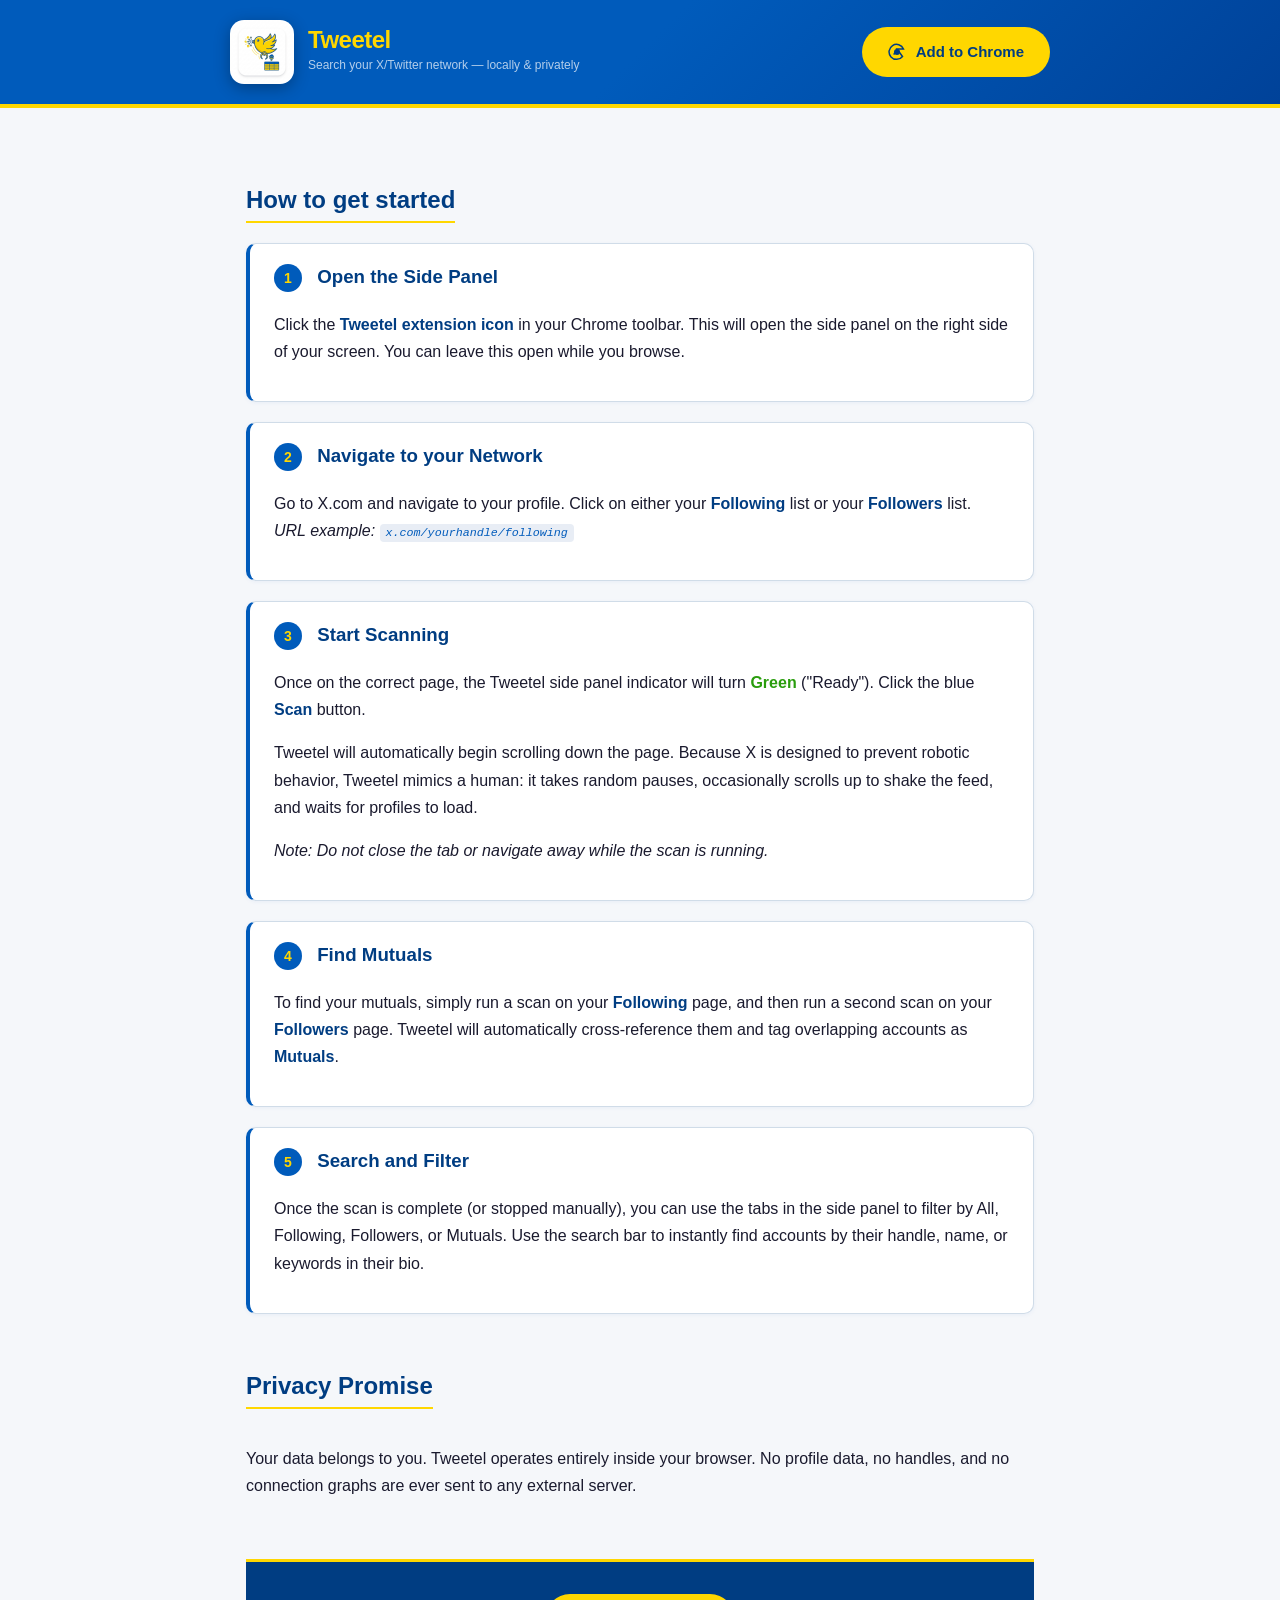
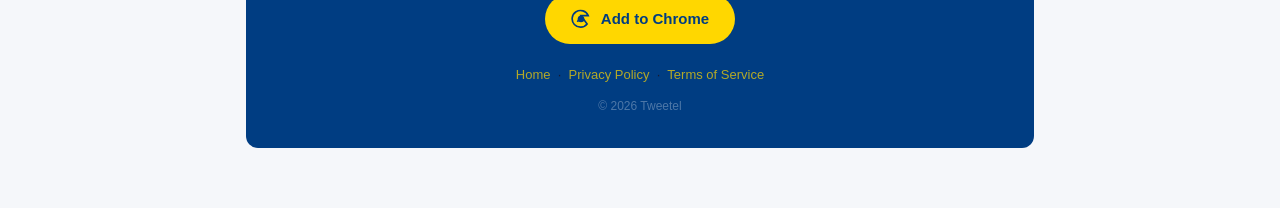
<file: docs/index.html>
<!doctype html>
<html lang="en">
    <head>
        <meta charset="UTF-8" />
        <meta name="viewport" content="width=device-width, initial-scale=1.0" />
        <title>Tweetel - Search your X/Twitter network</title>
        <link rel="stylesheet" href="app.css" />
    </head>
    <body>
        <header class="site-header">
            <div class="site-header-inner">
                <a href="index.html" class="header-brand">
                    <img src="logo.png" alt="Tweetel logo" class="logo" />
                    <div class="brand-text">
                        <span class="brand-name">Tweetel</span>
                        <span class="brand-tagline">Search your X/Twitter network — locally &amp; privately</span>
                    </div>
                </a>
                <div class="header-cta">
                    <a class="btn-chrome" href="https://chromewebstore.google.com/detail/ngpiafpkocjniaplkankoepaknkbeeci" target="_blank" rel="noopener">
                        <svg width="18" height="18" viewBox="0 0 24 24" fill="none" xmlns="http://www.w3.org/2000/svg">
                            <circle cx="12" cy="12" r="4" fill="#003d82"/>
                            <path d="M12 8h8.66a10 10 0 1 0-1.34 9.93L12 8z" fill="none" stroke="#003d82" stroke-width="2"/>
                            <path d="M12 8l-4.33 7.5" stroke="#003d82" stroke-width="2"/>
                        </svg>
                        Add to Chrome
                    </a>
                </div>
            </div>
        </header>

        <div class="page-wrapper">
            <h2>How to get started</h2>

            <div class="step">
                <h3><span class="step-number">1</span> Open the Side Panel</h3>
                <p>
                    Click the <strong>Tweetel extension icon</strong> in your Chrome
                    toolbar. This will open the side panel on the right side of your
                    screen. You can leave this open while you browse.
                </p>
            </div>

            <div class="step">
                <h3><span class="step-number">2</span> Navigate to your Network</h3>
                <p>
                    Go to X.com and navigate to your profile. Click on either your
                    <strong>Following</strong> list or your
                    <strong>Followers</strong> list.<br />
                    <em>URL example: <code>x.com/yourhandle/following</code></em>
                </p>
            </div>

            <div class="step">
                <h3><span class="step-number">3</span> Start Scanning</h3>
                <p>
                    Once on the correct page, the Tweetel side panel indicator will
                    turn <span class="highlight">Green</span> ("Ready"). Click the
                    blue <strong>Scan</strong> button.
                </p>
                <p>
                    Tweetel will automatically begin scrolling down the page.
                    Because X is designed to prevent robotic behavior, Tweetel
                    mimics a human: it takes random pauses, occasionally scrolls up
                    to shake the feed, and waits for profiles to load.
                </p>
                <p>
                    <em>Note: Do not close the tab or navigate away while the scan is running.</em>
                </p>
            </div>

            <div class="step">
                <h3><span class="step-number">4</span> Find Mutuals</h3>
                <p>
                    To find your mutuals, simply run a scan on your
                    <strong>Following</strong> page, and then run a second scan on
                    your <strong>Followers</strong> page. Tweetel will automatically
                    cross-reference them and tag overlapping accounts as
                    <strong>Mutuals</strong>.
                </p>
            </div>

            <div class="step">
                <h3><span class="step-number">5</span> Search and Filter</h3>
                <p>
                    Once the scan is complete (or stopped manually), you can use the
                    tabs in the side panel to filter by All, Following, Followers,
                    or Mutuals. Use the search bar to instantly find accounts by
                    their handle, name, or keywords in their bio.
                </p>
            </div>

            <h2>Privacy Promise</h2>
            <p>
                Your data belongs to you. Tweetel operates entirely inside your
                browser. No profile data, no handles, and no connection graphs are
                ever sent to any external server.
            </p>

            <footer>
                <div class="footer-cta">
                    <a class="btn-chrome" href="https://chromewebstore.google.com/detail/ngpiafpkocjniaplkankoepaknkbeeci" target="_blank" rel="noopener">
                        <svg width="20" height="20" viewBox="0 0 24 24" fill="none" xmlns="http://www.w3.org/2000/svg">
                            <circle cx="12" cy="12" r="4" fill="#003d82"/>
                            <path d="M12 8h8.66a10 10 0 1 0-1.34 9.93L12 8z" fill="none" stroke="#003d82" stroke-width="2"/>
                            <path d="M12 8l-4.33 7.5" stroke="#003d82" stroke-width="2"/>
                        </svg>
                        Add to Chrome
                    </a>
                </div>
                <div class="footer-links">
                    <a href="index.html">Home</a> &nbsp;&middot;&nbsp;
                    <a href="privacy.html">Privacy Policy</a> &nbsp;&middot;&nbsp;
                    <a href="terms.html">Terms of Service</a>
                </div>
                <div class="footer-brand">&copy; 2026 Tweetel</div>
            </footer>
        </div>
    </body>
</html>
</file>
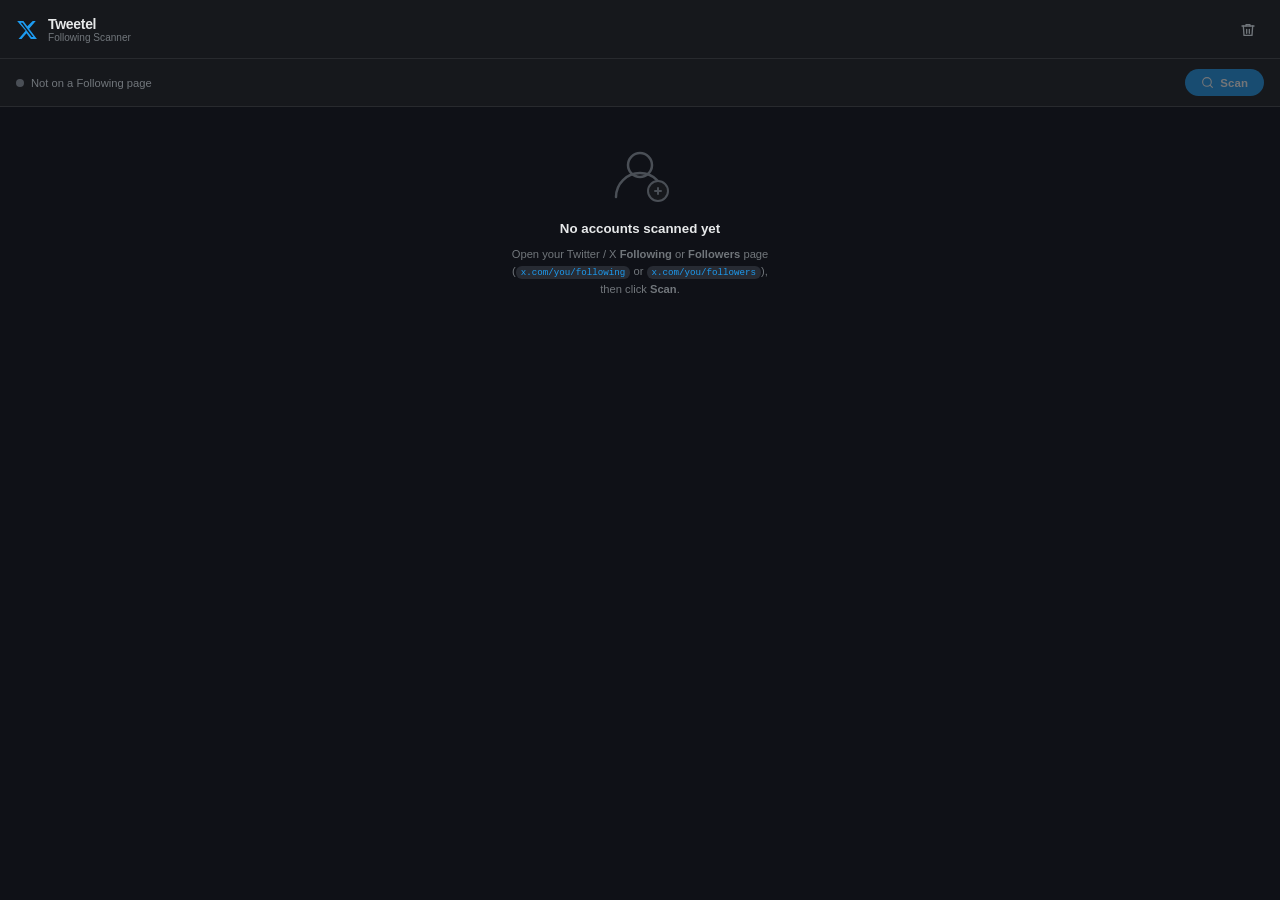
<file: popup.html>
<!doctype html>
<html lang="en">
    <head>
        <meta charset="UTF-8" />
        <meta name="viewport" content="width=device-width, initial-scale=1.0" />
        <title>Tweetel – Following Scanner</title>
        <link rel="stylesheet" href="popup.css" />
    </head>
    <body>
        <!-- ═══════════════════════════════════════════════
       HEADER
  ═══════════════════════════════════════════════ -->
        <header class="app-header">
            <div class="brand">
                <svg
                    class="brand-icon"
                    viewBox="0 0 24 24"
                    fill="none"
                    xmlns="http://www.w3.org/2000/svg"
                >
                    <path
                        d="M18.244 2.25h3.308l-7.227 8.26 8.502 11.24H16.17l-4.714-6.231-5.401 6.231H2.744l7.736-8.857L1.254 2.25H8.08l4.259 5.63L18.244 2.25zm-1.161 17.52h1.833L7.084 4.126H5.117L17.083 19.77z"
                        fill="currentColor"
                    />
                </svg>
                <div class="brand-text">
                    <span class="brand-name">Tweetel</span>
                    <span class="brand-sub">Following Scanner</span>
                </div>
            </div>
            <button
                id="btn-clear"
                class="btn-icon"
                title="Clear all stored data"
            >
                <svg
                    viewBox="0 0 24 24"
                    fill="none"
                    stroke="currentColor"
                    stroke-width="2"
                    stroke-linecap="round"
                    stroke-linejoin="round"
                >
                    <polyline points="3 6 5 6 21 6" />
                    <path d="M19 6l-1 14H6L5 6" />
                    <path d="M10 11v6M14 11v6" />
                    <path d="M9 6V4h6v2" />
                </svg>
            </button>
        </header>

        <!-- ═══════════════════════════════════════════════
       STATUS BAR
  ═══════════════════════════════════════════════ -->
        <section class="status-bar" id="status-bar">
            <!-- Page indicator -->
            <div class="page-indicator" id="page-indicator">
                <span class="dot dot--off" id="page-dot"></span>
                <span id="page-label">Not on a Following page</span>
            </div>

            <!-- Scan controls -->
            <div class="scan-controls">
                <button id="btn-scan" class="btn btn--primary" disabled>
                    <svg
                        class="btn-icon-svg"
                        viewBox="0 0 24 24"
                        fill="none"
                        stroke="currentColor"
                        stroke-width="2"
                        stroke-linecap="round"
                        stroke-linejoin="round"
                    >
                        <circle cx="11" cy="11" r="8" />
                        <line x1="21" y1="21" x2="16.65" y2="16.65" />
                    </svg>
                    <span id="btn-scan-label">Scan</span>
                </button>
            </div>
        </section>

        <!-- ═══════════════════════════════════════════════
       PROGRESS (hidden until scanning)
  ═══════════════════════════════════════════════ -->
        <div class="progress-wrap" id="progress-wrap" hidden>
            <div class="progress-bar-track">
                <div class="progress-bar-fill" id="progress-bar-fill"></div>
            </div>
            <div class="progress-meta">
                <span class="spinner"></span>
                <span id="progress-text">Scanning…</span>
            </div>
        </div>

        <!-- ═══════════════════════════════════════════════
       STATS ROW
  ═══════════════════════════════════════════════ -->
        <div class="stats-row" id="stats-row" hidden>
            <div class="stat-card">
                <span class="stat-value" id="stat-total">0</span>
                <span class="stat-label">Stored</span>
            </div>
            <div class="stat-card">
                <span class="stat-value" id="stat-filtered">0</span>
                <span class="stat-label">Shown</span>
            </div>
            <div class="stat-card">
                <span class="stat-value" id="stat-mutuals">0</span>
                <span class="stat-label">Mutuals</span>
            </div>
            <div class="stat-card">
                <span class="stat-value" id="stat-last-scan">—</span>
                <span class="stat-label">Last scan</span>
            </div>
        </div>

        <!-- ═══════════════════════════════════════════════
       DEBUG TELEMETRY
  ═══════════════════════════════════════════════ -->
        <section class="debug-panel" id="debug-panel" hidden>
            <div class="debug-header" id="debug-toggle" style="cursor:pointer;" title="Toggle debug panel">
                <span class="debug-title">Debug telemetry</span>
                <div style="display:flex;align-items:center;gap:6px;">
                    <span class="debug-pill" id="debug-live-pill">Idle</span>
                    <span class="debug-chevron" id="debug-chevron">▾</span>
                </div>
            </div>
            <div class="debug-grid" id="debug-grid">
                <div class="debug-item">
                    <span class="debug-key">Idle</span>
                    <span class="debug-value" id="debug-idle-count">0</span>
                </div>
                <div class="debug-item">
                    <span class="debug-key">Resume</span>
                    <span class="debug-value" id="debug-resume-attempts"
                        >0</span
                    >
                </div>
                <div class="debug-item">
                    <span class="debug-key">Moved</span>
                    <span class="debug-value" id="debug-last-moved">—</span>
                </div>
                <div class="debug-item">
                    <span class="debug-key">Bottom</span>
                    <span class="debug-value" id="debug-at-bottom">—</span>
                </div>
                <div class="debug-item">
                    <span class="debug-key">Cycle delay</span>
                    <span class="debug-value" id="debug-cycle-delay">—</span>
                </div>
                <div class="debug-item">
                    <span class="debug-key">Settle</span>
                    <span class="debug-value" id="debug-settle-delay">—</span>
                </div>
                <div class="debug-item debug-item--wide">
                    <span class="debug-key">Scroller</span>
                    <span
                        class="debug-value debug-value--mono"
                        id="debug-scroller"
                        >—</span
                    >
                </div>
                <div class="debug-item debug-item--wide">
                    <span class="debug-key">Last action</span>
                    <span class="debug-value" id="debug-last-action"
                        >Waiting for telemetry…</span
                    >
                </div>
            </div>
        </section>

        <!-- ═══════════════════════════════════════════════
       RELATIONSHIP FILTER
  ═══════════════════════════════════════════════ -->
        <div class="rel-filter-wrap" id="rel-filter-wrap" hidden>
            <button
                class="rel-filter-btn rel-filter-btn--active"
                data-rel="all"
                id="filter-all"
            >
                All
            </button>
            <button
                class="rel-filter-btn"
                data-rel="following"
                id="filter-following"
            >
                Following
            </button>
            <button
                class="rel-filter-btn"
                data-rel="followers"
                id="filter-followers"
            >
                Followers
            </button>
            <button class="rel-filter-btn" data-rel="both" id="filter-both">
                Mutuals
            </button>
        </div>

        <!-- ═══════════════════════════════════════════════
       SEARCH BAR
  ═══════════════════════════════════════════════ -->
        <div class="search-wrap" id="search-wrap" hidden>
            <div class="search-field">
                <svg
                    class="search-icon"
                    viewBox="0 0 24 24"
                    fill="none"
                    stroke="currentColor"
                    stroke-width="2"
                    stroke-linecap="round"
                    stroke-linejoin="round"
                >
                    <circle cx="11" cy="11" r="8" />
                    <line x1="21" y1="21" x2="16.65" y2="16.65" />
                </svg>
                <input
                    type="search"
                    id="search-input"
                    placeholder="Search by name or @handle…"
                    autocomplete="off"
                    spellcheck="false"
                />
                <button
                    class="clear-search"
                    id="clear-search"
                    hidden
                    aria-label="Clear search"
                >
                    <svg
                        viewBox="0 0 24 24"
                        fill="none"
                        stroke="currentColor"
                        stroke-width="2.5"
                        stroke-linecap="round"
                    >
                        <line x1="18" y1="6" x2="6" y2="18" />
                        <line x1="6" y1="6" x2="18" y2="18" />
                    </svg>
                </button>
            </div>
        </div>

        <!-- ═══════════════════════════════════════════════
       RESULTS LIST
  ═══════════════════════════════════════════════ -->
        <main class="results-wrap" id="results-wrap">
            <!-- Empty / onboarding state -->
            <div class="empty-state" id="empty-state">
                <svg
                    class="empty-icon"
                    viewBox="0 0 64 64"
                    fill="none"
                    xmlns="http://www.w3.org/2000/svg"
                >
                    <circle
                        cx="32"
                        cy="22"
                        r="12"
                        stroke="currentColor"
                        stroke-width="2.5"
                    />
                    <path
                        d="M8 54c0-13.255 10.745-24 24-24s24 10.745 24 24"
                        stroke="currentColor"
                        stroke-width="2.5"
                        stroke-linecap="round"
                    />
                    <circle
                        cx="50"
                        cy="48"
                        r="10"
                        fill="var(--surface)"
                        stroke="currentColor"
                        stroke-width="2"
                    />
                    <line
                        x1="47"
                        y1="48"
                        x2="53"
                        y2="48"
                        stroke="currentColor"
                        stroke-width="2"
                        stroke-linecap="round"
                    />
                    <line
                        x1="50"
                        y1="45"
                        x2="50"
                        y2="51"
                        stroke="currentColor"
                        stroke-width="2"
                        stroke-linecap="round"
                    />
                </svg>
                <p class="empty-title">No accounts scanned yet</p>
                <p class="empty-body">
                    Open your Twitter&nbsp;/ X
                    <strong>Following</strong> or
                    <strong>Followers</strong> page (<code
                        >x.com/you/following</code
                    >
                    or <code>x.com/you/followers</code>), then
                    click&nbsp;<strong>Scan</strong>.
                </p>
            </div>

            <!-- No results for search query -->
            <div class="no-results" id="no-results" hidden>
                <svg
                    viewBox="0 0 24 24"
                    fill="none"
                    stroke="currentColor"
                    stroke-width="1.8"
                    stroke-linecap="round"
                    stroke-linejoin="round"
                >
                    <circle cx="11" cy="11" r="8" />
                    <line x1="21" y1="21" x2="16.65" y2="16.65" />
                    <line x1="8" y1="11" x2="14" y2="11" />
                </svg>
                <p>No results for "<span id="no-results-query"></span>"</p>
            </div>

            <!-- The actual user cards -->
            <ul class="user-list" id="user-list" role="list"></ul>
        </main>

        <!-- ═══════════════════════════════════════════════
       PAGINATION
  ═══════════════════════════════════════════════ -->
        <footer class="pagination" id="pagination" hidden>
            <button class="page-btn" id="btn-first" title="First page" disabled>
                <svg
                    viewBox="0 0 24 24"
                    fill="none"
                    stroke="currentColor"
                    stroke-width="2"
                    stroke-linecap="round"
                    stroke-linejoin="round"
                >
                    <polyline points="11 17 6 12 11 7" />
                    <line x1="18" y1="12" x2="6" y2="12" />
                </svg>
            </button>
            <button
                class="page-btn"
                id="btn-prev"
                title="Previous page"
                disabled
            >
                <svg
                    viewBox="0 0 24 24"
                    fill="none"
                    stroke="currentColor"
                    stroke-width="2"
                    stroke-linecap="round"
                    stroke-linejoin="round"
                >
                    <polyline points="15 18 9 12 15 6" />
                </svg>
            </button>

            <span class="page-info" id="page-info">Page 1 of 1</span>

            <button class="page-btn" id="btn-next" title="Next page" disabled>
                <svg
                    viewBox="0 0 24 24"
                    fill="none"
                    stroke="currentColor"
                    stroke-width="2"
                    stroke-linecap="round"
                    stroke-linejoin="round"
                >
                    <polyline points="9 18 15 12 9 6" />
                </svg>
            </button>
            <button class="page-btn" id="btn-last" title="Last page" disabled>
                <svg
                    viewBox="0 0 24 24"
                    fill="none"
                    stroke="currentColor"
                    stroke-width="2"
                    stroke-linecap="round"
                    stroke-linejoin="round"
                >
                    <polyline points="13 17 18 12 13 7" />
                    <line x1="6" y1="12" x2="18" y2="12" />
                </svg>
            </button>
        </footer>

        <!-- ═══════════════════════════════════════════════
       TOAST NOTIFICATION
  ═══════════════════════════════════════════════ -->
        <div class="toast" id="toast" role="status" aria-live="polite"></div>

        <script src="popup.js"></script>
    </body>
</html>
</file>
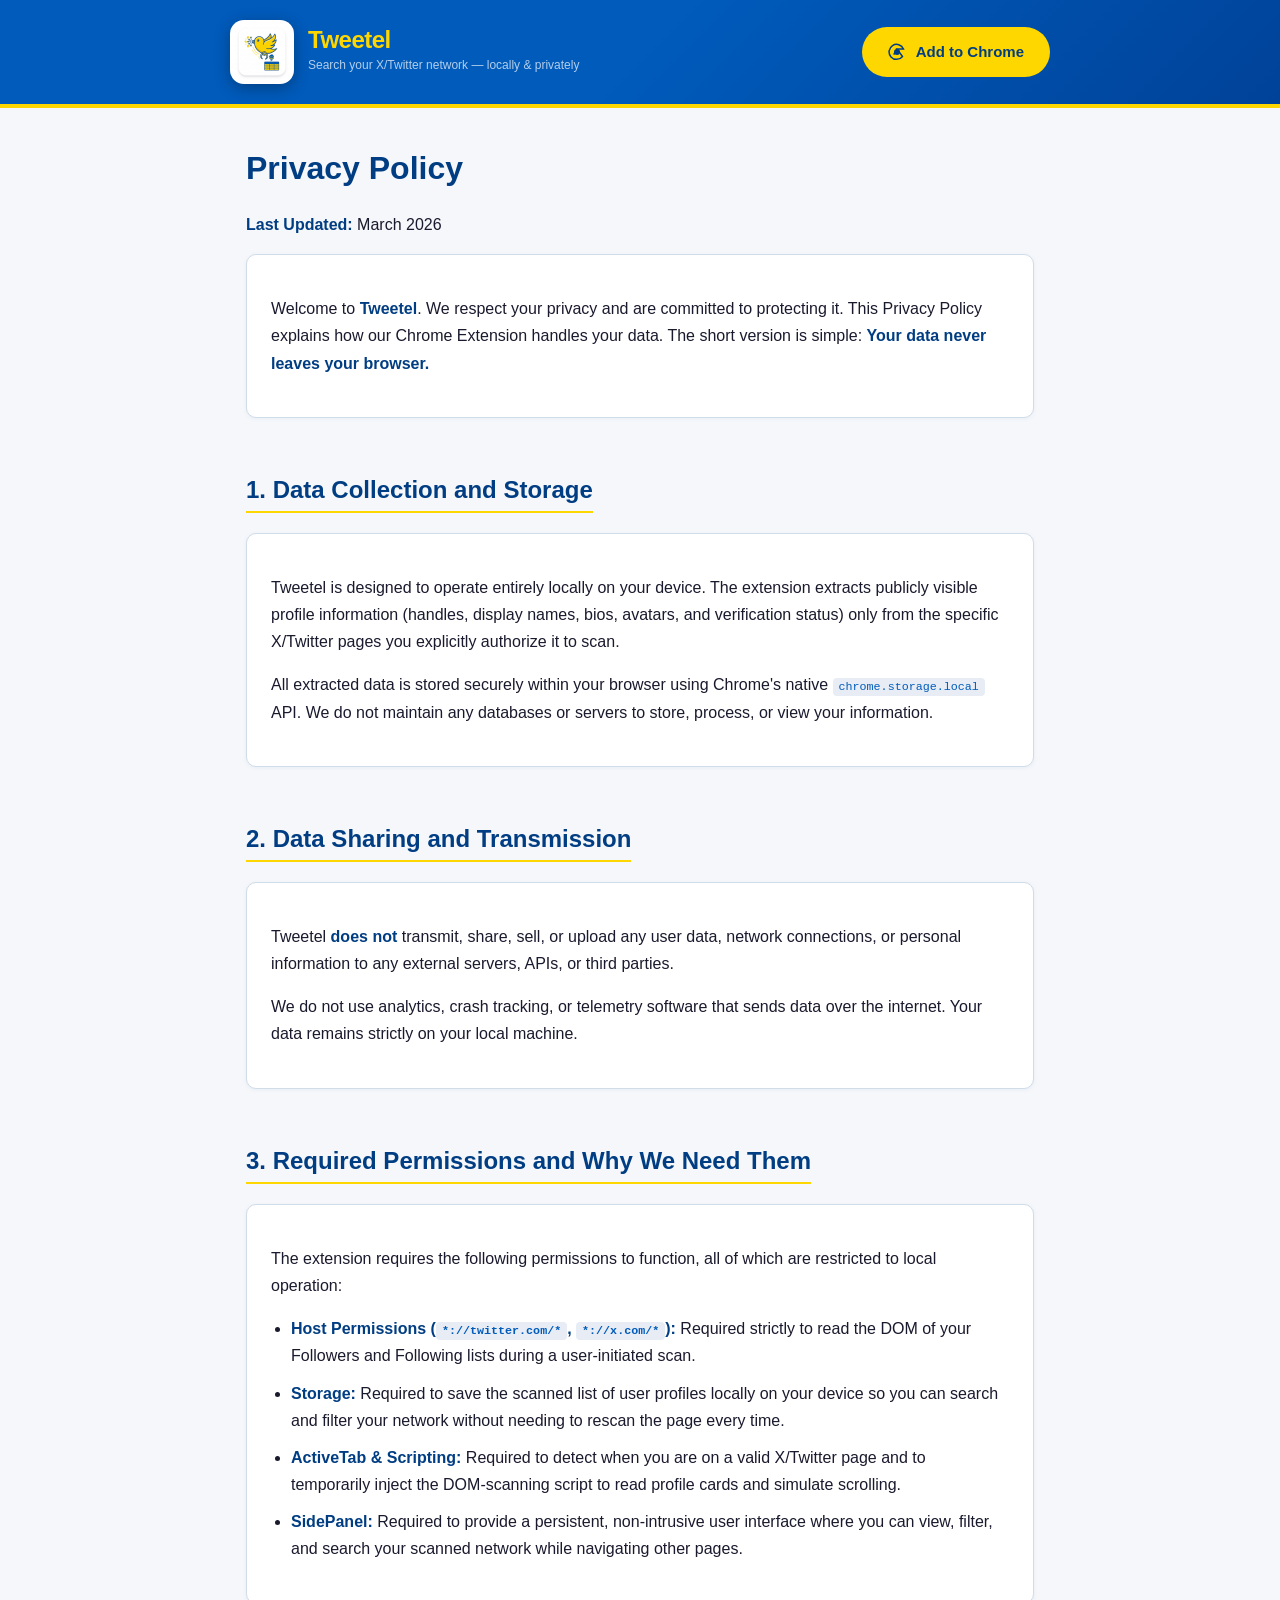
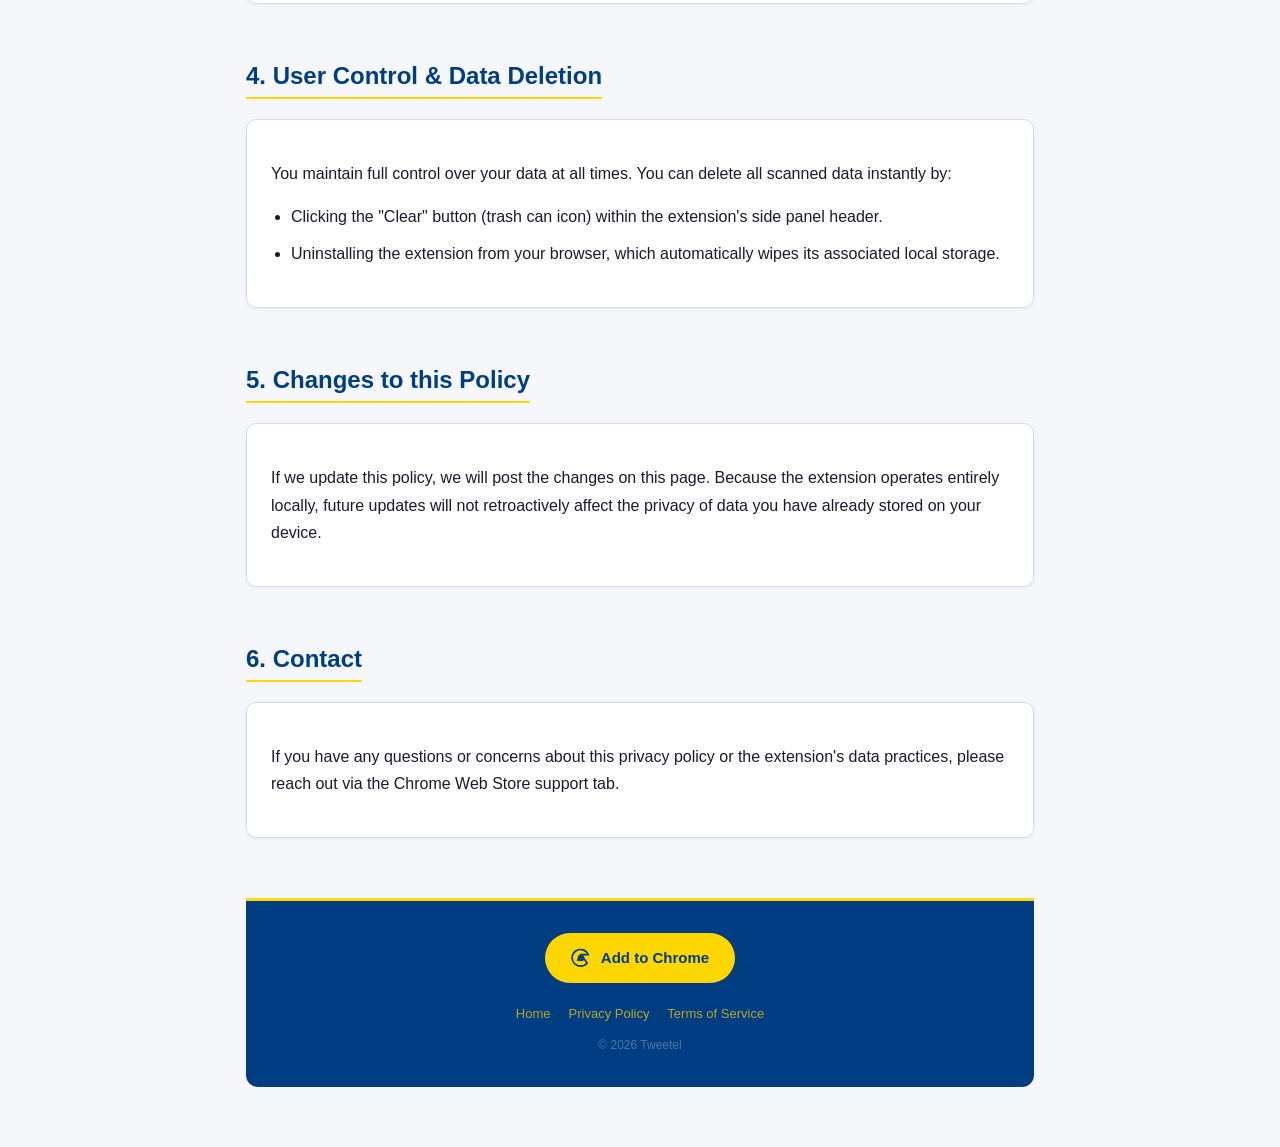
<file: docs/privacy.html>
<!DOCTYPE html>
<html lang="en">
<head>
    <meta charset="UTF-8">
    <meta name="viewport" content="width=device-width, initial-scale=1.0">
    <title>Privacy Policy - Tweetel</title>
    <link rel="stylesheet" href="app.css" />
</head>
<body>
    <header class="site-header">
        <div class="site-header-inner">
            <a href="index.html" class="header-brand">
                <img src="logo.png" alt="Tweetel logo" class="logo" />
                <div class="brand-text">
                    <span class="brand-name">Tweetel</span>
                    <span class="brand-tagline">Search your X/Twitter network — locally &amp; privately</span>
                </div>
            </a>
            <div class="header-cta">
                <a class="btn-chrome" href="https://chromewebstore.google.com/detail/ngpiafpkocjniaplkankoepaknkbeeci" target="_blank" rel="noopener">
                    <svg width="18" height="18" viewBox="0 0 24 24" fill="none" xmlns="http://www.w3.org/2000/svg">
                        <circle cx="12" cy="12" r="4" fill="#003d82"/>
                        <path d="M12 8h8.66a10 10 0 1 0-1.34 9.93L12 8z" fill="none" stroke="#003d82" stroke-width="2"/>
                        <path d="M12 8l-4.33 7.5" stroke="#003d82" stroke-width="2"/>
                    </svg>
                    Add to Chrome
                </a>
            </div>
        </div>
    </header>

    <div class="page-wrapper">
        <h1>Privacy Policy</h1>
        <p><strong>Last Updated:</strong> March 2026</p>

        <div class="content-block">
            <p>Welcome to <strong>Tweetel</strong>. We respect your privacy and are committed to protecting it. This Privacy Policy explains how our Chrome Extension handles your data. The short version is simple: <strong>Your data never leaves your browser.</strong></p>
        </div>

        <h2>1. Data Collection and Storage</h2>
        <div class="content-block">
            <p>Tweetel is designed to operate entirely locally on your device. The extension extracts publicly visible profile information (handles, display names, bios, avatars, and verification status) only from the specific X/Twitter pages you explicitly authorize it to scan.</p>
            <p>All extracted data is stored securely within your browser using Chrome's native <code>chrome.storage.local</code> API. We do not maintain any databases or servers to store, process, or view your information.</p>
        </div>

        <h2>2. Data Sharing and Transmission</h2>
        <div class="content-block">
            <p>Tweetel <strong>does not</strong> transmit, share, sell, or upload any user data, network connections, or personal information to any external servers, APIs, or third parties.</p>
            <p>We do not use analytics, crash tracking, or telemetry software that sends data over the internet. Your data remains strictly on your local machine.</p>
        </div>

        <h2>3. Required Permissions and Why We Need Them</h2>
        <div class="content-block">
            <p>The extension requires the following permissions to function, all of which are restricted to local operation:</p>
            <ul>
                <li><strong>Host Permissions (<code>*://twitter.com/*</code>, <code>*://x.com/*</code>):</strong> Required strictly to read the DOM of your Followers and Following lists during a user-initiated scan.</li>
                <li><strong>Storage:</strong> Required to save the scanned list of user profiles locally on your device so you can search and filter your network without needing to rescan the page every time.</li>
                <li><strong>ActiveTab &amp; Scripting:</strong> Required to detect when you are on a valid X/Twitter page and to temporarily inject the DOM-scanning script to read profile cards and simulate scrolling.</li>
                <li><strong>SidePanel:</strong> Required to provide a persistent, non-intrusive user interface where you can view, filter, and search your scanned network while navigating other pages.</li>
            </ul>
        </div>

        <h2>4. User Control &amp; Data Deletion</h2>
        <div class="content-block">
            <p>You maintain full control over your data at all times. You can delete all scanned data instantly by:</p>
            <ul>
                <li>Clicking the "Clear" button (trash can icon) within the extension's side panel header.</li>
                <li>Uninstalling the extension from your browser, which automatically wipes its associated local storage.</li>
            </ul>
        </div>

        <h2>5. Changes to this Policy</h2>
        <div class="content-block">
            <p>If we update this policy, we will post the changes on this page. Because the extension operates entirely locally, future updates will not retroactively affect the privacy of data you have already stored on your device.</p>
        </div>

        <h2>6. Contact</h2>
        <div class="content-block">
            <p>If you have any questions or concerns about this privacy policy or the extension's data practices, please reach out via the Chrome Web Store support tab.</p>
        </div>

        <footer>
            <div class="footer-cta">
                <a class="btn-chrome" href="https://chromewebstore.google.com/detail/ngpiafpkocjniaplkankoepaknkbeeci" target="_blank" rel="noopener">
                    <svg width="20" height="20" viewBox="0 0 24 24" fill="none" xmlns="http://www.w3.org/2000/svg">
                        <circle cx="12" cy="12" r="4" fill="#003d82"/>
                        <path d="M12 8h8.66a10 10 0 1 0-1.34 9.93L12 8z" fill="none" stroke="#003d82" stroke-width="2"/>
                        <path d="M12 8l-4.33 7.5" stroke="#003d82" stroke-width="2"/>
                    </svg>
                    Add to Chrome
                </a>
            </div>
            <div class="footer-links">
                <a href="index.html">Home</a> &nbsp;&middot;&nbsp;
                <a href="privacy.html">Privacy Policy</a> &nbsp;&middot;&nbsp;
                <a href="terms.html">Terms of Service</a>
            </div>
            <div class="footer-brand">&copy; 2026 Tweetel</div>
        </footer>
    </div>
</body>
</html>
</file>
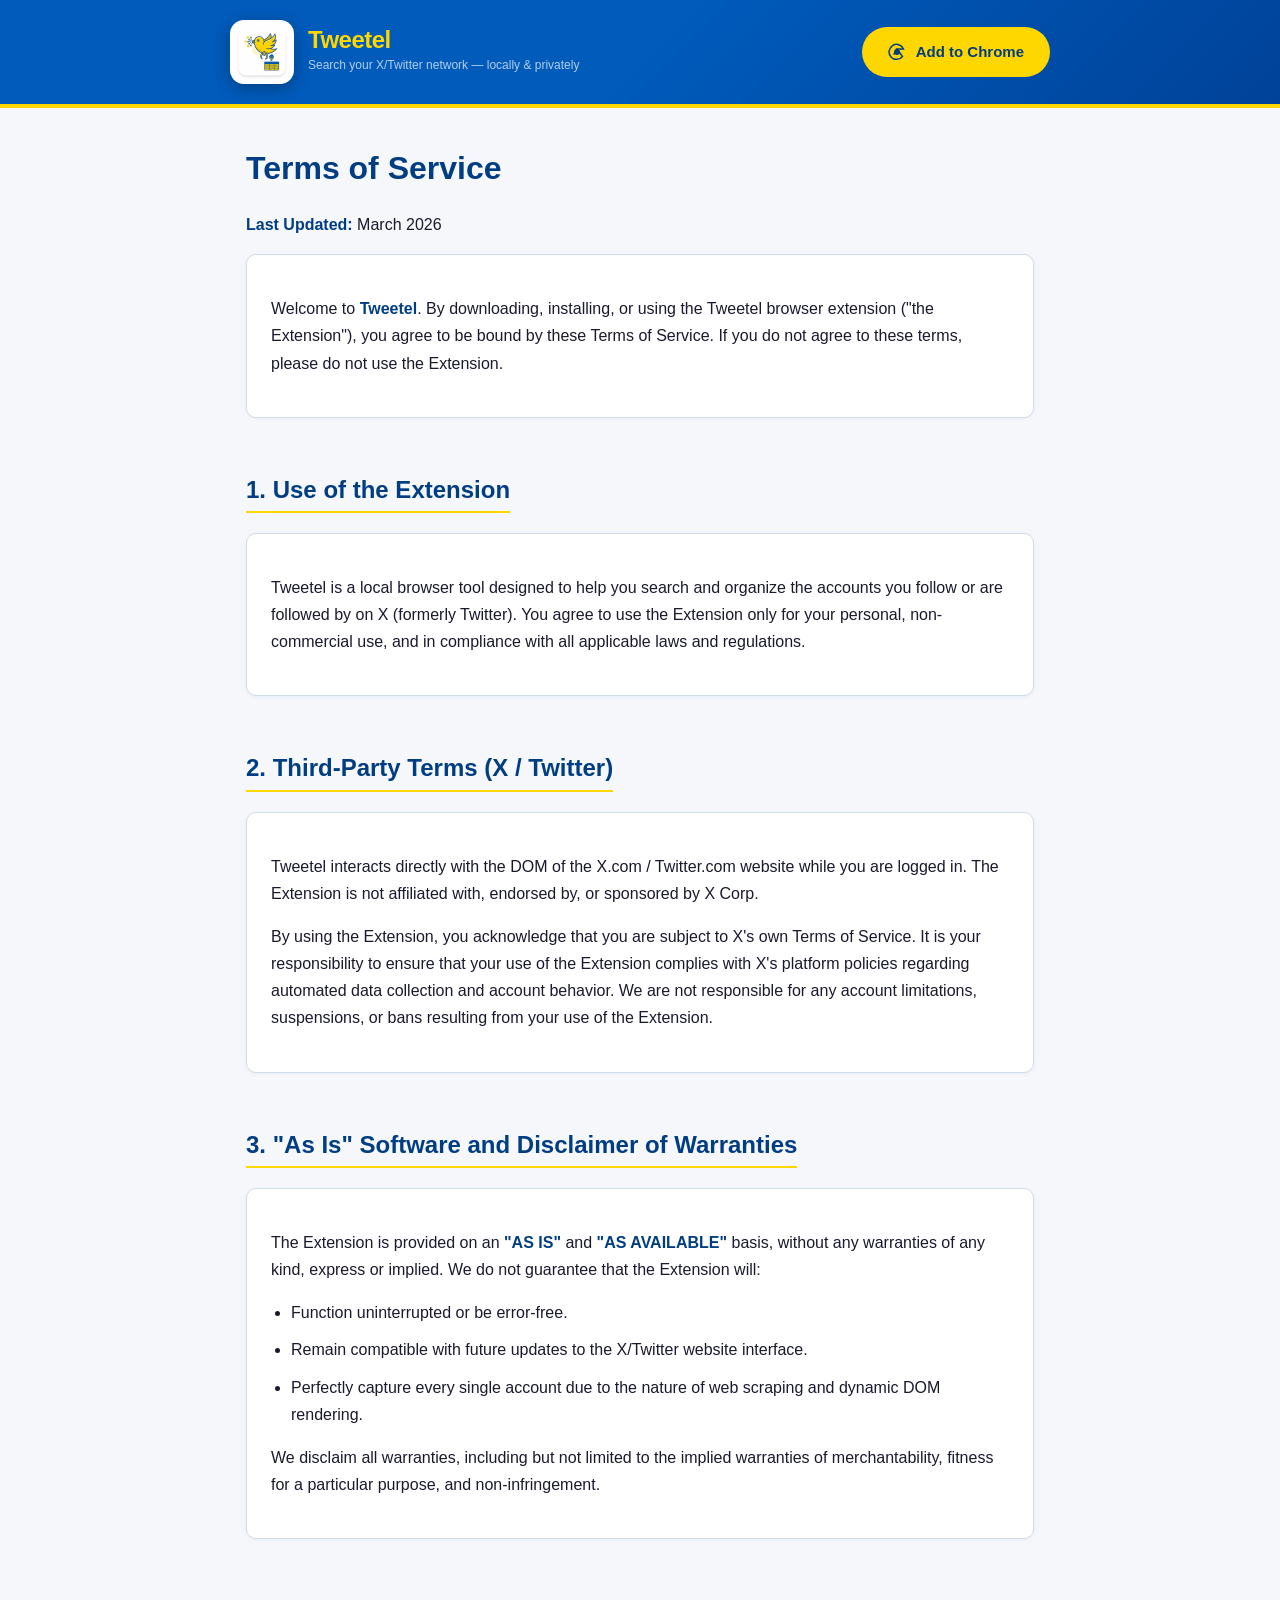
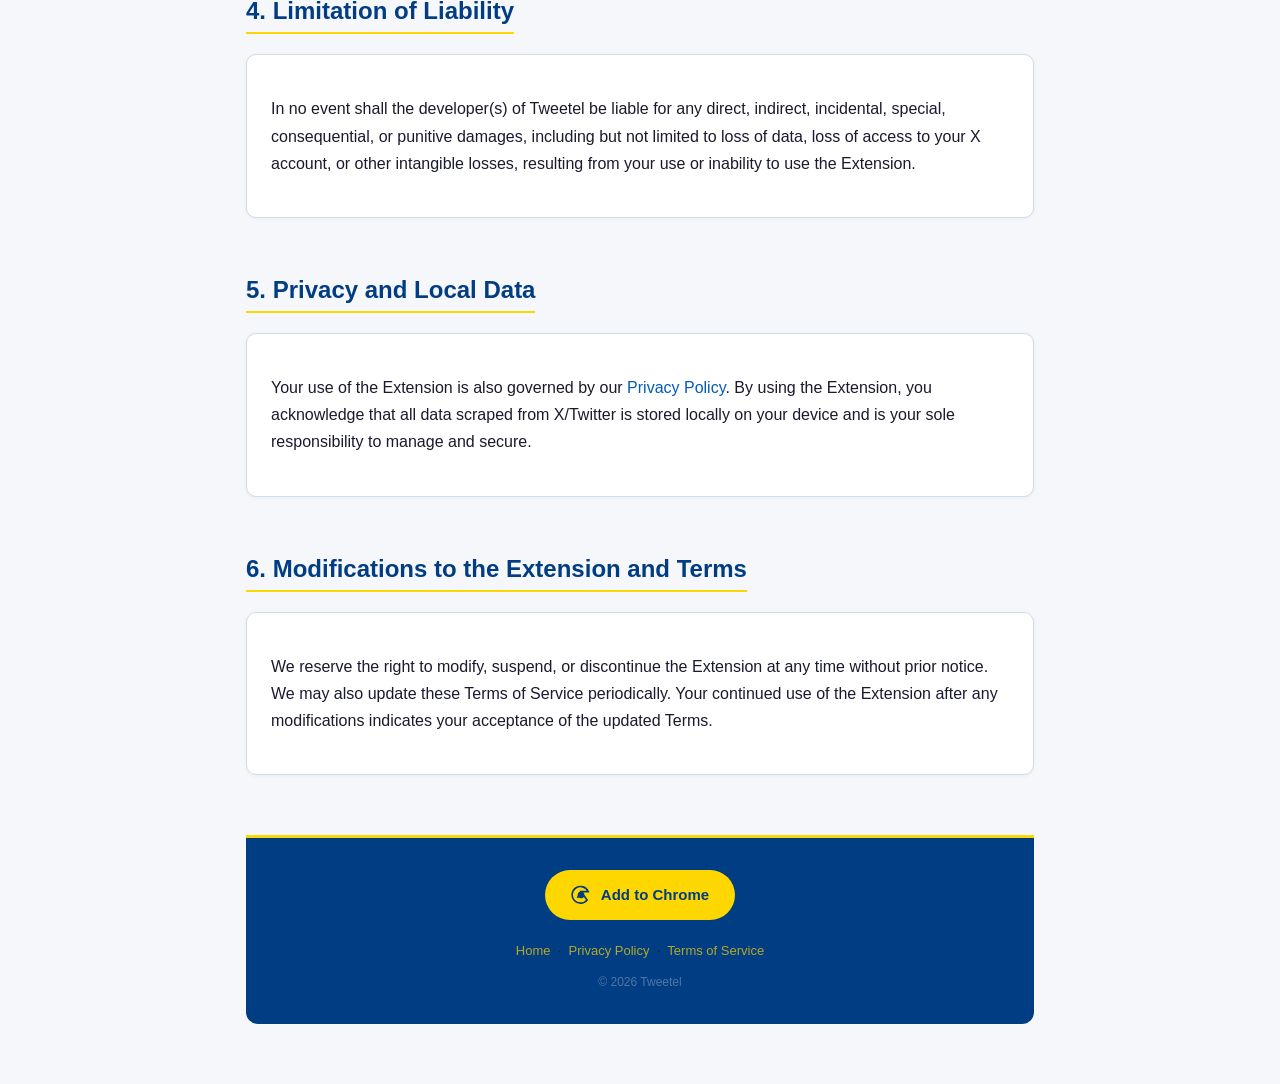
<file: docs/terms.html>
<!DOCTYPE html>
<html lang="en">
<head>
    <meta charset="UTF-8">
    <meta name="viewport" content="width=device-width, initial-scale=1.0">
    <title>Terms of Service - Tweetel</title>
    <link rel="stylesheet" href="app.css" />
</head>
<body>
    <header class="site-header">
        <div class="site-header-inner">
            <a href="index.html" class="header-brand">
                <img src="logo.png" alt="Tweetel logo" class="logo" />
                <div class="brand-text">
                    <span class="brand-name">Tweetel</span>
                    <span class="brand-tagline">Search your X/Twitter network — locally &amp; privately</span>
                </div>
            </a>
            <div class="header-cta">
                <a class="btn-chrome" href="https://chromewebstore.google.com/detail/ngpiafpkocjniaplkankoepaknkbeeci" target="_blank" rel="noopener">
                    <svg width="18" height="18" viewBox="0 0 24 24" fill="none" xmlns="http://www.w3.org/2000/svg">
                        <circle cx="12" cy="12" r="4" fill="#003d82"/>
                        <path d="M12 8h8.66a10 10 0 1 0-1.34 9.93L12 8z" fill="none" stroke="#003d82" stroke-width="2"/>
                        <path d="M12 8l-4.33 7.5" stroke="#003d82" stroke-width="2"/>
                    </svg>
                    Add to Chrome
                </a>
            </div>
        </div>
    </header>

    <div class="page-wrapper">
        <h1>Terms of Service</h1>
        <p><strong>Last Updated:</strong> March 2026</p>

        <div class="content-block">
            <p>Welcome to <strong>Tweetel</strong>. By downloading, installing, or using the Tweetel browser extension ("the Extension"), you agree to be bound by these Terms of Service. If you do not agree to these terms, please do not use the Extension.</p>
        </div>

        <h2>1. Use of the Extension</h2>
        <div class="content-block">
            <p>Tweetel is a local browser tool designed to help you search and organize the accounts you follow or are followed by on X (formerly Twitter). You agree to use the Extension only for your personal, non-commercial use, and in compliance with all applicable laws and regulations.</p>
        </div>

        <h2>2. Third-Party Terms (X / Twitter)</h2>
        <div class="content-block">
            <p>Tweetel interacts directly with the DOM of the X.com / Twitter.com website while you are logged in. The Extension is not affiliated with, endorsed by, or sponsored by X Corp.</p>
            <p>By using the Extension, you acknowledge that you are subject to X's own Terms of Service. It is your responsibility to ensure that your use of the Extension complies with X's platform policies regarding automated data collection and account behavior. We are not responsible for any account limitations, suspensions, or bans resulting from your use of the Extension.</p>
        </div>

        <h2>3. "As Is" Software and Disclaimer of Warranties</h2>
        <div class="content-block">
            <p>The Extension is provided on an <strong>"AS IS"</strong> and <strong>"AS AVAILABLE"</strong> basis, without any warranties of any kind, express or implied. We do not guarantee that the Extension will:</p>
            <ul>
                <li>Function uninterrupted or be error-free.</li>
                <li>Remain compatible with future updates to the X/Twitter website interface.</li>
                <li>Perfectly capture every single account due to the nature of web scraping and dynamic DOM rendering.</li>
            </ul>
            <p>We disclaim all warranties, including but not limited to the implied warranties of merchantability, fitness for a particular purpose, and non-infringement.</p>
        </div>

        <h2>4. Limitation of Liability</h2>
        <div class="content-block">
            <p>In no event shall the developer(s) of Tweetel be liable for any direct, indirect, incidental, special, consequential, or punitive damages, including but not limited to loss of data, loss of access to your X account, or other intangible losses, resulting from your use or inability to use the Extension.</p>
        </div>

        <h2>5. Privacy and Local Data</h2>
        <div class="content-block">
            <p>Your use of the Extension is also governed by our <a href="privacy.html">Privacy Policy</a>. By using the Extension, you acknowledge that all data scraped from X/Twitter is stored locally on your device and is your sole responsibility to manage and secure.</p>
        </div>

        <h2>6. Modifications to the Extension and Terms</h2>
        <div class="content-block">
            <p>We reserve the right to modify, suspend, or discontinue the Extension at any time without prior notice. We may also update these Terms of Service periodically. Your continued use of the Extension after any modifications indicates your acceptance of the updated Terms.</p>
        </div>

        <footer>
            <div class="footer-cta">
                <a class="btn-chrome" href="https://chromewebstore.google.com/detail/ngpiafpkocjniaplkankoepaknkbeeci" target="_blank" rel="noopener">
                    <svg width="20" height="20" viewBox="0 0 24 24" fill="none" xmlns="http://www.w3.org/2000/svg">
                        <circle cx="12" cy="12" r="4" fill="#003d82"/>
                        <path d="M12 8h8.66a10 10 0 1 0-1.34 9.93L12 8z" fill="none" stroke="#003d82" stroke-width="2"/>
                        <path d="M12 8l-4.33 7.5" stroke="#003d82" stroke-width="2"/>
                    </svg>
                    Add to Chrome
                </a>
            </div>
            <div class="footer-links">
                <a href="index.html">Home</a> &nbsp;&middot;&nbsp;
                <a href="privacy.html">Privacy Policy</a> &nbsp;&middot;&nbsp;
                <a href="terms.html">Terms of Service</a>
            </div>
            <div class="footer-brand">&copy; 2026 Tweetel</div>
        </footer>
    </div>
</body>
</html>
</file>
<file: docs/app.css>
/* ============================================================
   Tweetel – Ukraine theme
   Colors: Ukraine Blue #005BBB, Ukraine Yellow #FFD700
   ============================================================ */

/* ── Reset & Base ─────────────────────────────────────────── */
*, *::before, *::after {
    box-sizing: border-box;
}

body {
    font-family: -apple-system, BlinkMacSystemFont, "Segoe UI", Roboto, Helvetica, Arial, sans-serif;
    background-color: #f5f7fa;
    color: #1a1a2e;
    line-height: 1.7;
    margin: 0;
    padding: 0;
}

/* ── Layout wrapper ───────────────────────────────────────── */
.page-wrapper {
    max-width: 820px;
    margin: 0 auto;
    padding: 0 16px 60px;
}

@media (max-width: 480px) {
    .btn-chrome {
        font-size: 14px;
        padding: 10px 20px;
    }
    .step {
        padding: 16px;
    }
    .content-block {
        padding: 16px;
    }
    footer {
        padding: 24px 16px;
    }
}

/* ── Links ────────────────────────────────────────────────── */
a {
    color: #005BBB;
    text-decoration: none;
}
a:hover {
    text-decoration: underline;
    color: #004299;
}

/* ── Typography ───────────────────────────────────────────── */
h1, h2, h3 {
    color: #003d82;
    line-height: 1.3;
}
h2 {
    margin-top: 36px;
    padding-bottom: 6px;
    border-bottom: 2px solid #FFD700;
    display: inline-block;
}
h3 {
    margin-top: 0;
}
strong {
    color: #003d82;
}
code {
    background: #e8edf5;
    color: #005BBB;
    padding: 2px 6px;
    border-radius: 4px;
    font-family: monospace;
    font-size: 0.9em;
}
ul {
    margin-top: 0;
    padding-left: 20px;
}
li {
    margin-bottom: 10px;
}

/* ── Site Header ──────────────────────────────────────────── */
.site-header {
    background: linear-gradient(135deg, #005BBB 50%, #004299 100%);
    border-bottom: 4px solid #FFD700;
    padding: 20px;
    margin-bottom: 40px;
}
.site-header-inner {
    max-width: 820px;
    margin: 0 auto;
    display: flex;
    align-items: center;
    justify-content: space-between;
    gap: 16px;
}
.site-header .header-brand {
    display: flex;
    align-items: center;
    gap: 14px;
    text-decoration: none;
    color: #ffffff;
}
.site-header .header-brand:hover {
    text-decoration: none;
    opacity: 0.9;
}
.site-header img.logo {
    width: 64px;
    height: 64px;
    border-radius: 14px;
    box-shadow: 0 4px 16px rgba(0, 0, 0, 0.3);
    flex-shrink: 0;
}
.site-header .brand-text {
    display: flex;
    flex-direction: column;
    gap: 3px;
}
.site-header .brand-name {
    font-size: 24px;
    font-weight: 700;
    letter-spacing: -0.5px;
    color: #FFD700;
    line-height: 1;
}
.site-header .brand-tagline {
    font-size: 12px;
    color: rgba(255, 255, 255, 0.7);
}
.site-header .header-cta {
    flex-shrink: 0;
}

@media (max-width: 600px) {
    .site-header-inner {
        flex-direction: column;
        align-items: center;
        text-align: center;
        gap: 14px;
    }
    .site-header .header-brand {
        flex-direction: column;
        align-items: center;
        gap: 8px;
    }
}

/* ── Step cards (index page) ──────────────────────────────── */
.step {
    background: #ffffff;
    border: 1px solid #d0dce8;
    border-left: 4px solid #005BBB;
    border-radius: 10px;
    padding: 20px 24px;
    margin-bottom: 20px;
    box-shadow: 0 1px 4px rgba(0, 91, 187, 0.06);
}
.step-number {
    display: inline-flex;
    align-items: center;
    justify-content: center;
    background: #005BBB;
    color: #FFD700;
    width: 28px;
    height: 28px;
    border-radius: 50%;
    font-weight: 700;
    font-size: 14px;
    margin-right: 10px;
    flex-shrink: 0;
}
.highlight {
    color: #2a9d0d;
    font-weight: bold;
}

/* ── Content blocks (privacy / terms pages) ───────────────── */
.content-block {
    background: #ffffff;
    border: 1px solid #d0dce8;
    border-radius: 10px;
    padding: 24px;
    margin-bottom: 20px;
    box-shadow: 0 1px 4px rgba(0, 91, 187, 0.06);
}

/* ── Footer ───────────────────────────────────────────────── */
footer {
    margin-top: 60px;
    padding: 32px 20px;
    border-top: 3px solid #FFD700;
    background: #003d82;
    text-align: center;
    border-radius: 0 0 12px 12px;
}
.footer-cta {
    margin-bottom: 20px;
}
.btn-chrome {
    display: inline-flex;
    align-items: center;
    gap: 10px;
    background: #FFD700;
    color: #003d82;
    padding: 12px 26px;
    border-radius: 999px;
    font-weight: 700;
    font-size: 15px;
    text-decoration: none;
    border: none;
    transition: background 0.2s, transform 0.1s;
}
.btn-chrome:hover {
    background: #ffe033;
    color: #003d82;
    text-decoration: none;
    transform: translateY(-1px);
}
.btn-chrome svg circle {
    fill: #003d82;
}
.btn-chrome svg path {
    stroke: #003d82;
}
.footer-links {
    margin-top: 16px;
    font-size: 13px;
}
.footer-links a {
    color: rgba(255, 215, 0, 0.7);
}
.footer-links a:hover {
    color: #FFD700;
    text-decoration: underline;
}
.footer-brand {
    font-size: 12px;
    color: rgba(255, 255, 255, 0.3);
    margin-top: 10px;
}
</file>
<file: popup.css>
/* ============================================================
   Tweetel – popup.css
   Dark, Twitter/X-inspired theme for the extension popup
   ============================================================ */

/* ─── Reset & Base ──────────────────────────────────────────── */
*,
*::before,
*::after {
    box-sizing: border-box;
    margin: 0;
    padding: 0;
}

:root {
    /* Brand palette */
    --blue: #1d9bf0;
    --blue-hover: #1a8cd8;
    --blue-dim: rgba(29, 155, 240, 0.15);

    /* Surfaces */
    --bg: #0f1117;
    --surface: #16181c;
    --surface-2: #1e2127;
    --surface-3: #272b33;
    --border: rgba(255, 255, 255, 0.08);
    --border-focus: rgba(29, 155, 240, 0.55);

    /* Text */
    --text-primary: #e7e9ea;
    --text-secondary: #71767b;
    --text-muted: #4a4f56;
    --text-link: #1d9bf0;

    /* Semantic */
    --success: #00ba7c;
    --success-dim: rgba(0, 186, 124, 0.15);
    --warn: #ffad1f;
    --warn-dim: rgba(255, 173, 31, 0.15);
    --danger: #f4212e;
    --danger-dim: rgba(244, 33, 46, 0.15);

    /* Layout */
    --radius-sm: 6px;
    --radius-md: 10px;
    --radius-lg: 16px;
    --radius-pill: 9999px;

    /* Transitions */
    --t-fast: 120ms ease;
    --t-base: 200ms ease;
    --t-slow: 350ms ease;
}

html {
    font-size: 14px;
    -webkit-font-smoothing: antialiased;
}

body {
    width: 100%;
    min-width: 280px;
    height: 100dvh;
    background: var(--bg);
    color: var(--text-primary);
    font-family:
        -apple-system, BlinkMacSystemFont, "Segoe UI", Roboto, "Helvetica Neue",
        Arial, sans-serif;
    display: flex;
    flex-direction: column;
    overflow: hidden;
}

button {
    cursor: pointer;
    border: none;
    background: none;
    font-family: inherit;
    font-size: inherit;
    color: inherit;
}

button:disabled {
    cursor: not-allowed;
    opacity: 0.4;
}

input {
    font-family: inherit;
    font-size: inherit;
}

a {
    color: var(--text-link);
    text-decoration: none;
}

a:hover {
    text-decoration: underline;
}

code {
    font-family:
        "SFMono-Regular", Consolas, "Liberation Mono", Menlo, monospace;
    font-size: 0.82em;
    background: var(--surface-3);
    padding: 1px 5px;
    border-radius: var(--radius-sm);
    color: var(--blue);
}

/* ─── Scrollbar ─────────────────────────────────────────────── */
::-webkit-scrollbar {
    width: 5px;
}
::-webkit-scrollbar-track {
    background: transparent;
}
::-webkit-scrollbar-thumb {
    background: var(--surface-3);
    border-radius: var(--radius-pill);
}
::-webkit-scrollbar-thumb:hover {
    background: var(--text-muted);
}

/* ─── Header ────────────────────────────────────────────────── */
.app-header {
    display: flex;
    align-items: center;
    justify-content: space-between;
    padding: 14px 16px 12px;
    border-bottom: 1px solid var(--border);
    flex-shrink: 0;
    background: var(--surface);
}

.brand {
    display: flex;
    align-items: center;
    gap: 10px;
}

.brand-icon {
    width: 22px;
    height: 22px;
    color: var(--blue);
    flex-shrink: 0;
}

.brand-text {
    display: flex;
    flex-direction: column;
    line-height: 1.2;
}

.brand-name {
    font-size: 1rem;
    font-weight: 700;
    color: var(--text-primary);
    letter-spacing: -0.3px;
}

.brand-sub {
    font-size: 0.72rem;
    color: var(--text-secondary);
    font-weight: 400;
}

/* Icon-only button in header */
.btn-icon {
    width: 32px;
    height: 32px;
    display: flex;
    align-items: center;
    justify-content: center;
    border-radius: var(--radius-pill);
    color: var(--text-secondary);
    transition:
        background var(--t-fast),
        color var(--t-fast);
    flex-shrink: 0;
}

.btn-icon svg {
    width: 16px;
    height: 16px;
}

.btn-icon:hover:not(:disabled) {
    background: var(--danger-dim);
    color: var(--danger);
}

/* ─── Status Bar ────────────────────────────────────────────── */
.status-bar {
    display: flex;
    align-items: center;
    justify-content: space-between;
    gap: 10px;
    padding: 10px 16px;
    border-bottom: 1px solid var(--border);
    flex-shrink: 0;
    background: var(--surface);
}

.page-indicator {
    display: flex;
    align-items: center;
    gap: 7px;
    font-size: 0.8rem;
    color: var(--text-secondary);
    min-width: 0;
    overflow: hidden;
}

.page-indicator span:last-child {
    white-space: nowrap;
    overflow: hidden;
    text-overflow: ellipsis;
}

/* Status dot */
.dot {
    width: 8px;
    height: 8px;
    border-radius: 50%;
    flex-shrink: 0;
    transition:
        background var(--t-base),
        box-shadow var(--t-base);
}

.dot--off {
    background: var(--text-muted);
}
.dot--ready {
    background: var(--success);
    box-shadow: 0 0 6px var(--success);
}
.dot--scanning {
    background: var(--blue);
    box-shadow: 0 0 8px var(--blue);
    animation: pulse-dot 1.2s ease-in-out infinite;
}
.dot--done {
    background: var(--success);
    box-shadow: 0 0 6px var(--success);
}

@keyframes pulse-dot {
    0%,
    100% {
        opacity: 1;
        transform: scale(1);
    }
    50% {
        opacity: 0.5;
        transform: scale(0.7);
    }
}

/* Primary action button */
.scan-controls {
    flex-shrink: 0;
}

.btn {
    display: inline-flex;
    align-items: center;
    gap: 6px;
    padding: 7px 16px;
    border-radius: var(--radius-pill);
    font-size: 0.82rem;
    font-weight: 700;
    letter-spacing: 0.1px;
    transition:
        background var(--t-fast),
        transform var(--t-fast),
        box-shadow var(--t-fast),
        opacity var(--t-fast);
    white-space: nowrap;
}

.btn--primary {
    background: var(--blue);
    color: #fff;
}

.btn--primary:hover:not(:disabled) {
    background: var(--blue-hover);
    box-shadow: 0 2px 12px rgba(29, 155, 240, 0.4);
}

.btn--primary:active:not(:disabled) {
    transform: scale(0.96);
}

.btn--stop {
    background: var(--danger-dim);
    color: var(--danger);
    border: 1px solid rgba(244, 33, 46, 0.3);
}

.btn--stop:hover:not(:disabled) {
    background: var(--danger);
    color: #fff;
    border-color: transparent;
}

.btn-icon-svg {
    width: 13px;
    height: 13px;
    flex-shrink: 0;
}

/* ─── Progress ──────────────────────────────────────────────── */
.progress-wrap {
    padding: 10px 16px 8px;
    border-bottom: 1px solid var(--border);
    background: var(--surface);
    flex-shrink: 0;
}

.progress-bar-track {
    height: 3px;
    background: var(--surface-3);
    border-radius: var(--radius-pill);
    overflow: hidden;
    margin-bottom: 7px;
}

.progress-bar-fill {
    height: 100%;
    width: 0%;
    background: linear-gradient(90deg, var(--blue) 0%, #60c8ff 100%);
    border-radius: var(--radius-pill);
    transition: width 0.4s ease;
    animation: shimmer-bar 1.8s linear infinite;
    background-size: 200% 100%;
}

@keyframes shimmer-bar {
    0% {
        background-position: 200% center;
    }
    100% {
        background-position: -200% center;
    }
}

.progress-meta {
    display: flex;
    align-items: center;
    gap: 8px;
    font-size: 0.77rem;
    color: var(--text-secondary);
}

/* Spinner */
.spinner {
    width: 12px;
    height: 12px;
    border: 2px solid var(--surface-3);
    border-top-color: var(--blue);
    border-radius: 50%;
    flex-shrink: 0;
    animation: spin 0.7s linear infinite;
}

@keyframes spin {
    to {
        transform: rotate(360deg);
    }
}

/* ─── Stats Row ─────────────────────────────────────────────── */
.stats-row {
    display: flex;
    align-items: stretch;
    border-bottom: 1px solid var(--border);
    flex-shrink: 0;
}

.stat-card {
    flex: 1;
    display: flex;
    flex-direction: column;
    align-items: center;
    justify-content: center;
    padding: 10px 8px;
    gap: 2px;
    position: relative;
}

.stat-card + .stat-card::before {
    content: "";
    position: absolute;
    left: 0;
    top: 20%;
    height: 60%;
    width: 1px;
    background: var(--border);
}

.stat-value {
    font-size: 1.2rem;
    font-weight: 800;
    color: var(--text-primary);
    line-height: 1;
    letter-spacing: -0.5px;
}

.stat-label {
    font-size: 0.68rem;
    color: var(--text-secondary);
    text-transform: uppercase;
    letter-spacing: 0.5px;
    font-weight: 500;
}

/* ─── Relationship Filter ────────────────────────────────────── */
.rel-filter-wrap {
    display: flex;
    align-items: center;
    gap: 6px;
    padding: 8px 16px;
    border-bottom: 1px solid var(--border);
    flex-shrink: 0;
    background: var(--bg);
    overflow-x: auto;
    scrollbar-width: none;
}

.rel-filter-wrap::-webkit-scrollbar {
    display: none;
}

.rel-filter-btn {
    flex-shrink: 0;
    padding: 5px 13px;
    border-radius: var(--radius-pill);
    font-size: 0.75rem;
    font-weight: 600;
    color: var(--text-secondary);
    background: var(--surface-2);
    border: 1.5px solid var(--border);
    transition:
        background var(--t-fast),
        color var(--t-fast),
        border-color var(--t-fast);
    white-space: nowrap;
    cursor: pointer;
}

.rel-filter-btn:hover:not(.rel-filter-btn--active) {
    background: var(--surface-3);
    color: var(--text-primary);
}

/* Active state — colour varies by which tab is selected */
.rel-filter-btn--active[data-rel="all"] {
    background: var(--surface-3);
    color: var(--text-primary);
    border-color: rgba(255, 255, 255, 0.18);
}

.rel-filter-btn--active[data-rel="following"] {
    background: var(--blue-dim);
    color: var(--blue);
    border-color: rgba(29, 155, 240, 0.35);
}

.rel-filter-btn--active[data-rel="followers"] {
    background: var(--success-dim);
    color: var(--success);
    border-color: rgba(0, 186, 124, 0.35);
}

.rel-filter-btn--active[data-rel="both"] {
    background: rgba(160, 100, 255, 0.14);
    color: #a064ff;
    border-color: rgba(160, 100, 255, 0.35);
}

/* ─── Search Bar ─────────────────────────────────────────────── */
.debug-panel {
    padding: 12px 16px;
    border-bottom: 1px solid var(--border);
    background: linear-gradient(
        180deg,
        rgba(29, 155, 240, 0.06) 0%,
        rgba(29, 155, 240, 0.015) 100%
    );
    flex-shrink: 0;
}

.debug-header {
    display: flex;
    align-items: center;
    justify-content: space-between;
    gap: 10px;
    margin-bottom: 10px;
    user-select: none;
}
.debug-header:hover {
    opacity: 0.8;
}
.debug-chevron {
    font-size: 0.75rem;
    color: var(--text-secondary);
    transition: transform 0.2s;
}
.debug-panel.debug-panel--collapsed .debug-chevron {
    transform: rotate(-90deg);
}
.debug-panel.debug-panel--collapsed .debug-header {
    margin-bottom: 0;
}
.debug-panel.debug-panel--collapsed .debug-grid {
    display: none;
}

.debug-title {
    font-size: 0.78rem;
    font-weight: 700;
    color: var(--text-primary);
    letter-spacing: 0.2px;
}

.debug-pill {
    display: inline-flex;
    align-items: center;
    justify-content: center;
    min-width: 44px;
    padding: 4px 8px;
    border-radius: var(--radius-pill);
    font-size: 0.68rem;
    font-weight: 700;
    color: var(--text-secondary);
    background: var(--surface-3);
    border: 1px solid var(--border);
}

.debug-grid {
    display: grid;
    grid-template-columns: repeat(2, minmax(0, 1fr));
    gap: 8px;
}

.debug-item {
    display: flex;
    flex-direction: column;
    gap: 3px;
    min-width: 0;
    padding: 9px 10px;
    border-radius: var(--radius-md);
    background: rgba(255, 255, 255, 0.025);
    border: 1px solid var(--border);
}

.debug-item--wide {
    grid-column: 1 / -1;
}

.debug-key {
    font-size: 0.66rem;
    font-weight: 700;
    text-transform: uppercase;
    letter-spacing: 0.55px;
    color: var(--text-muted);
}

.debug-value {
    font-size: 0.8rem;
    font-weight: 600;
    color: var(--text-primary);
    line-height: 1.35;
    word-break: break-word;
}

.debug-value--mono {
    font-family:
        "SFMono-Regular", Consolas, "Liberation Mono", Menlo, monospace;
    font-size: 0.72rem;
    color: var(--blue);
}

.search-wrap {
    padding: 10px 16px;
    border-bottom: 1px solid var(--border);
    flex-shrink: 0;
    background: var(--bg);
}

.search-field {
    display: flex;
    align-items: center;
    gap: 8px;
    background: var(--surface-2);
    border: 1.5px solid var(--border);
    border-radius: var(--radius-pill);
    padding: 7px 12px;
    transition:
        border-color var(--t-fast),
        box-shadow var(--t-fast);
}

.search-field:focus-within {
    border-color: var(--border-focus);
    box-shadow: 0 0 0 3px var(--blue-dim);
}

.search-icon {
    width: 14px;
    height: 14px;
    color: var(--text-secondary);
    flex-shrink: 0;
}

.search-field input {
    flex: 1;
    background: none;
    border: none;
    outline: none;
    color: var(--text-primary);
    font-size: 0.83rem;
    caret-color: var(--blue);
}

.search-field input::placeholder {
    color: var(--text-muted);
}

.clear-search {
    display: flex;
    align-items: center;
    justify-content: center;
    width: 18px;
    height: 18px;
    border-radius: 50%;
    background: var(--surface-3);
    color: var(--text-secondary);
    transition:
        background var(--t-fast),
        color var(--t-fast);
    flex-shrink: 0;
}

.clear-search svg {
    width: 10px;
    height: 10px;
}

.clear-search:hover {
    background: var(--text-secondary);
    color: var(--bg);
}

/* ─── Results Wrap ───────────────────────────────────────────── */
.results-wrap {
    flex: 1;
    overflow-y: auto;
    min-height: 0;
}

/* ─── Empty / Onboarding State ───────────────────────────────── */
.empty-state {
    display: flex;
    flex-direction: column;
    align-items: center;
    justify-content: center;
    text-align: center;
    padding: 36px 28px;
    gap: 10px;
}

.empty-icon {
    width: 64px;
    height: 64px;
    color: var(--text-muted);
    margin-bottom: 4px;
}

.empty-title {
    font-size: 0.95rem;
    font-weight: 700;
    color: var(--text-primary);
}

.empty-body {
    font-size: 0.8rem;
    color: var(--text-secondary);
    line-height: 1.55;
    max-width: 280px;
}

/* ─── No Results State ───────────────────────────────────────── */
.no-results {
    display: flex;
    flex-direction: column;
    align-items: center;
    justify-content: center;
    gap: 8px;
    padding: 36px 28px;
    color: var(--text-muted);
    font-size: 0.82rem;
}

.no-results svg {
    width: 36px;
    height: 36px;
    opacity: 0.5;
}

.no-results p {
    color: var(--text-secondary);
}

/* ─── User List ──────────────────────────────────────────────── */
.user-list {
    list-style: none;
    padding: 6px 0;
}

.user-card {
    display: flex;
    align-items: flex-start;
    gap: 11px;
    padding: 10px 16px;
    border-bottom: 1px solid var(--border);
    transition: background var(--t-fast);
    cursor: default;
    animation: fade-in var(--t-slow) both;
}

@keyframes fade-in {
    from {
        opacity: 0;
        transform: translateY(5px);
    }
    to {
        opacity: 1;
        transform: translateY(0);
    }
}

.user-card:last-child {
    border-bottom: none;
}

.user-card:hover {
    background: var(--surface-2);
}

/* Avatar */
.user-avatar-wrap {
    flex-shrink: 0;
    position: relative;
}

.user-avatar {
    width: 42px;
    height: 42px;
    border-radius: 50%;
    object-fit: cover;
    background: var(--surface-3);
    display: block;
    border: 1.5px solid var(--border);
}

.avatar-placeholder {
    width: 42px;
    height: 42px;
    border-radius: 50%;
    background: var(--surface-3);
    display: flex;
    align-items: center;
    justify-content: center;
    font-size: 1rem;
    font-weight: 700;
    color: var(--text-secondary);
    border: 1.5px solid var(--border);
    letter-spacing: -0.5px;
    flex-shrink: 0;
}

/* Verified badge overlay */
.verified-badge {
    position: absolute;
    bottom: -2px;
    right: -3px;
    width: 16px;
    height: 16px;
    border-radius: 50%;
    background: var(--bg);
    display: flex;
    align-items: center;
    justify-content: center;
}

.verified-badge svg {
    width: 14px;
    height: 14px;
}

/* User info block */
.user-info {
    flex: 1;
    min-width: 0;
    display: flex;
    flex-direction: column;
    gap: 2px;
}

.user-name-row {
    display: flex;
    align-items: center;
    gap: 5px;
    min-width: 0;
}

.user-name {
    font-size: 0.88rem;
    font-weight: 700;
    color: var(--text-primary);
    white-space: nowrap;
    overflow: hidden;
    text-overflow: ellipsis;
    line-height: 1.3;
}

/* Inline verified tick (next to name) */
.inline-verified svg {
    width: 14px;
    height: 14px;
    flex-shrink: 0;
    vertical-align: middle;
}

.user-handle {
    font-size: 0.78rem;
    color: var(--text-secondary);
    white-space: nowrap;
    overflow: hidden;
    text-overflow: ellipsis;
    line-height: 1.3;
}

.user-bio {
    font-size: 0.78rem;
    color: var(--text-secondary);
    line-height: 1.45;
    display: -webkit-box;
    -webkit-line-clamp: 2;
    line-clamp: 2;
    -webkit-box-orient: vertical;
    overflow: hidden;
    margin-top: 3px;
}

/* Relationship badge */
.rel-badge {
    display: inline-flex;
    align-items: center;
    padding: 2px 7px;
    border-radius: var(--radius-pill);
    font-size: 0.65rem;
    font-weight: 700;
    letter-spacing: 0.2px;
    white-space: nowrap;
    flex-shrink: 0;
    align-self: flex-start;
    margin-top: 4px;
}

.rel-badge--following {
    background: var(--blue-dim);
    color: var(--blue);
    border: 1px solid rgba(29, 155, 240, 0.28);
}

.rel-badge--followers {
    background: var(--success-dim);
    color: var(--success);
    border: 1px solid rgba(0, 186, 124, 0.28);
}

.rel-badge--both {
    background: rgba(160, 100, 255, 0.13);
    color: #a064ff;
    border: 1px solid rgba(160, 100, 255, 0.28);
}

/* External link button */
.user-link-btn {
    flex-shrink: 0;
    width: 28px;
    height: 28px;
    display: flex;
    align-items: center;
    justify-content: center;
    border-radius: var(--radius-pill);
    color: var(--text-muted);
    transition:
        background var(--t-fast),
        color var(--t-fast);
    align-self: center;
}

.user-link-btn svg {
    width: 14px;
    height: 14px;
}

.user-link-btn:hover {
    background: var(--blue-dim);
    color: var(--blue);
}

/* ─── Search highlight ───────────────────────────────────────── */
mark {
    background: rgba(29, 155, 240, 0.28);
    color: var(--blue);
    border-radius: 3px;
    padding: 0 1px;
}

/* ─── Pagination ─────────────────────────────────────────────── */
.pagination {
    display: flex;
    align-items: center;
    justify-content: center;
    gap: 4px;
    padding: 8px 16px;
    border-top: 1px solid var(--border);
    background: var(--surface);
    flex-shrink: 0;
}

.page-btn {
    width: 30px;
    height: 30px;
    display: flex;
    align-items: center;
    justify-content: center;
    border-radius: var(--radius-md);
    color: var(--text-secondary);
    transition:
        background var(--t-fast),
        color var(--t-fast);
}

.page-btn svg {
    width: 14px;
    height: 14px;
}

.page-btn:hover:not(:disabled) {
    background: var(--surface-3);
    color: var(--text-primary);
}

.page-info {
    flex: 1;
    text-align: center;
    font-size: 0.78rem;
    color: var(--text-secondary);
    font-variant-numeric: tabular-nums;
    user-select: none;
}

/* ─── Toast Notification ─────────────────────────────────────── */
.toast {
    position: fixed;
    bottom: 56px;
    left: 50%;
    transform: translateX(-50%) translateY(12px);
    background: var(--surface-3);
    color: var(--text-primary);
    font-size: 0.78rem;
    padding: 8px 16px;
    border-radius: var(--radius-pill);
    box-shadow: 0 4px 20px rgba(0, 0, 0, 0.5);
    white-space: nowrap;
    pointer-events: none;
    opacity: 0;
    transition:
        opacity var(--t-base),
        transform var(--t-base);
    z-index: 999;
    border: 1px solid var(--border);
    max-width: calc(100% - 32px);
    overflow: hidden;
    text-overflow: ellipsis;
}

.toast.show {
    opacity: 1;
    transform: translateX(-50%) translateY(0);
}

.toast.toast--success {
    background: var(--success-dim);
    border-color: var(--success);
    color: var(--success);
}
.toast.toast--error {
    background: var(--danger-dim);
    border-color: var(--danger);
    color: var(--danger);
}
.toast.toast--warn {
    background: var(--warn-dim);
    border-color: var(--warn);
    color: var(--warn);
}

.debug-panel[data-state="scanning"] .debug-pill {
    color: var(--blue);
    background: rgba(29, 155, 240, 0.12);
    border-color: rgba(29, 155, 240, 0.3);
}

.debug-panel[data-state="stalled"] .debug-pill {
    color: var(--warn);
    background: var(--warn-dim);
    border-color: rgba(255, 173, 31, 0.3);
}

.debug-panel[data-state="idle"] .debug-pill,
.debug-panel[data-state="done"] .debug-pill {
    color: var(--success);
    background: var(--success-dim);
    border-color: rgba(0, 186, 124, 0.28);
}

/* ─── Utility helpers ────────────────────────────────────────── */
[hidden] {
    display: none !important;
}
</file>
